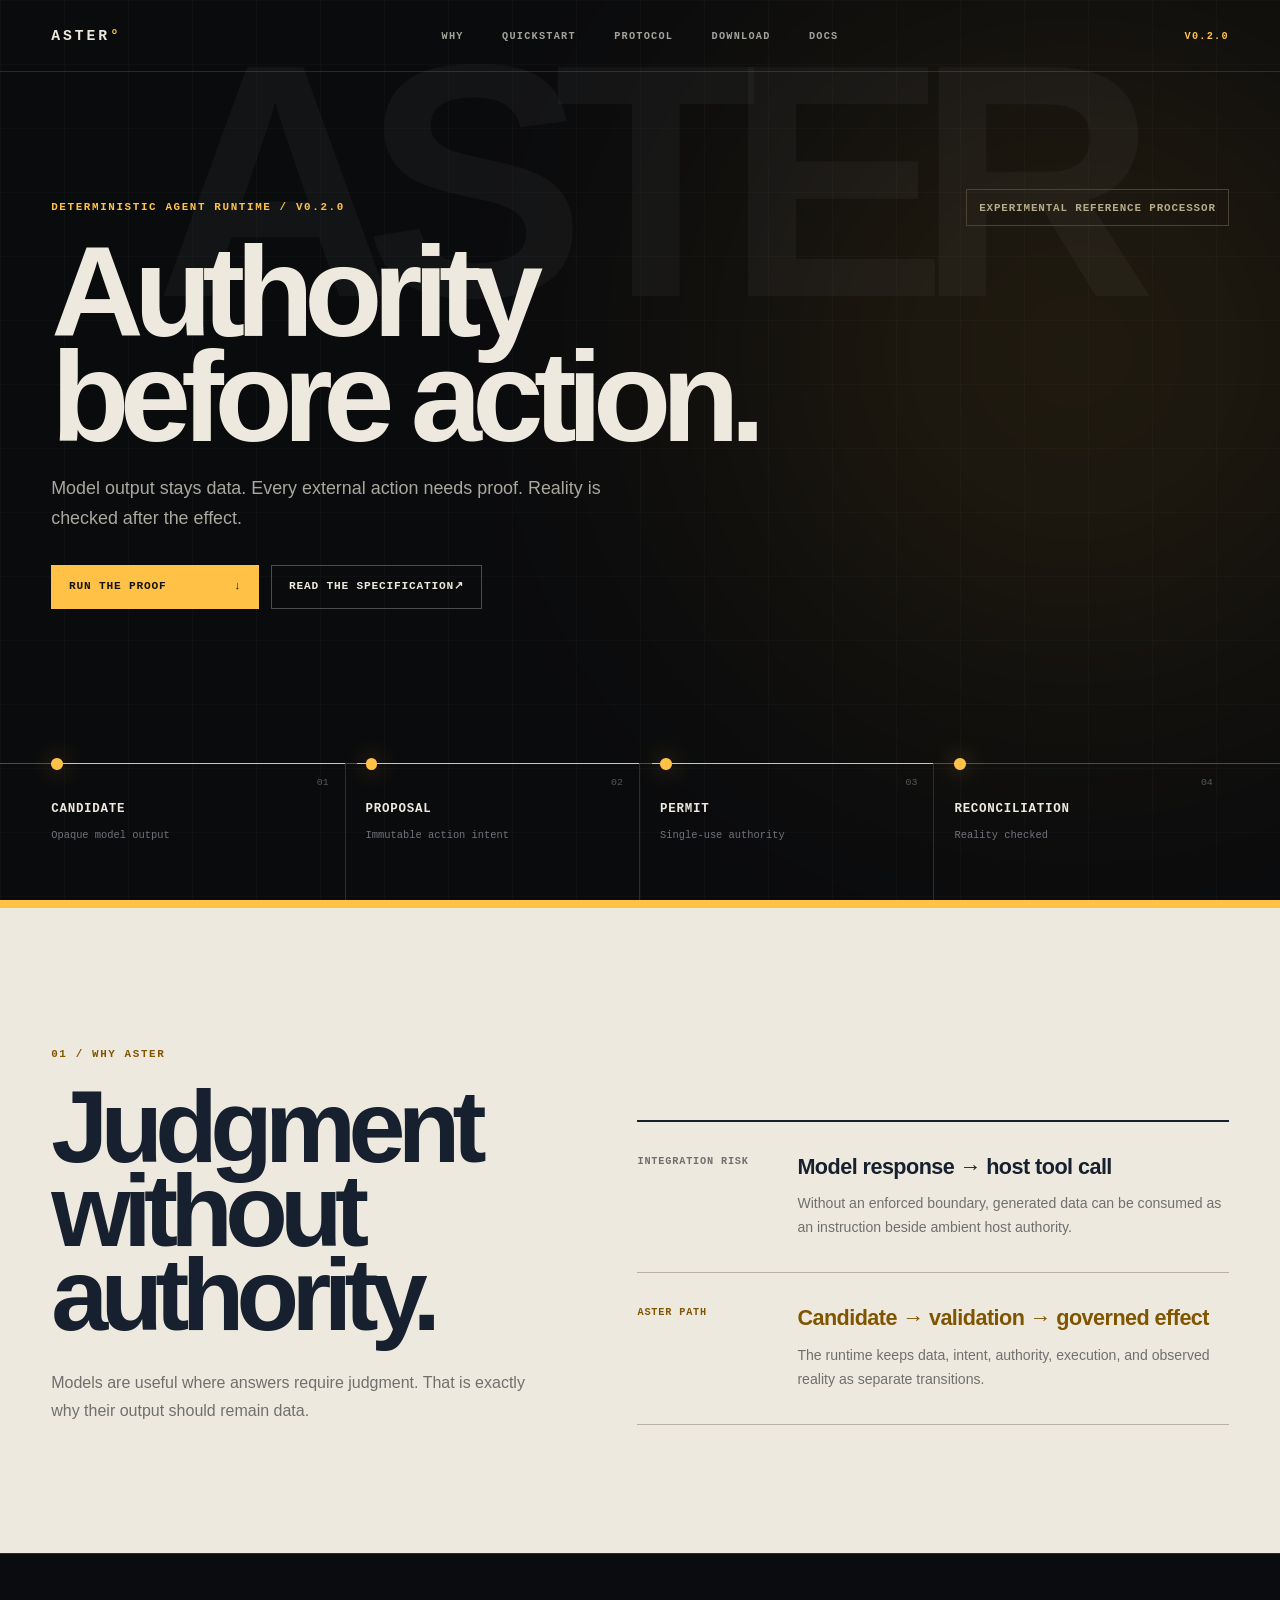
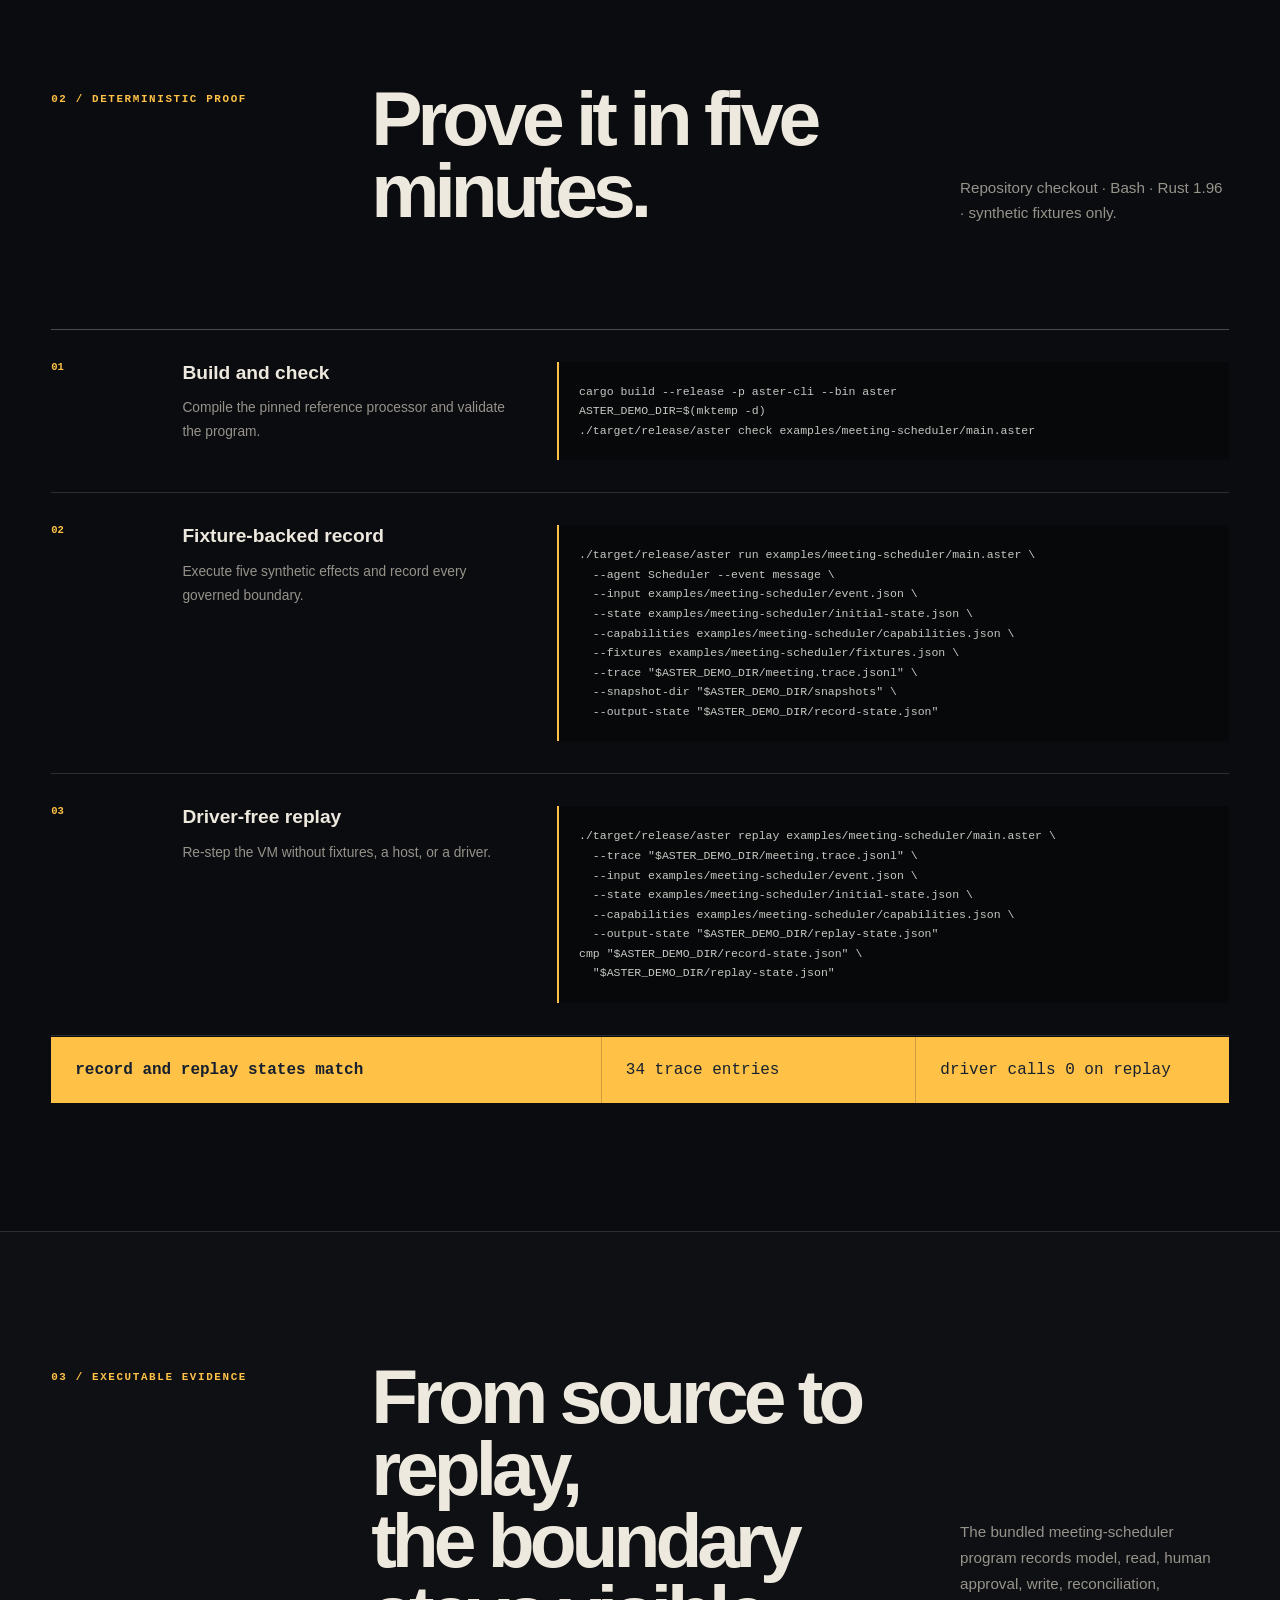
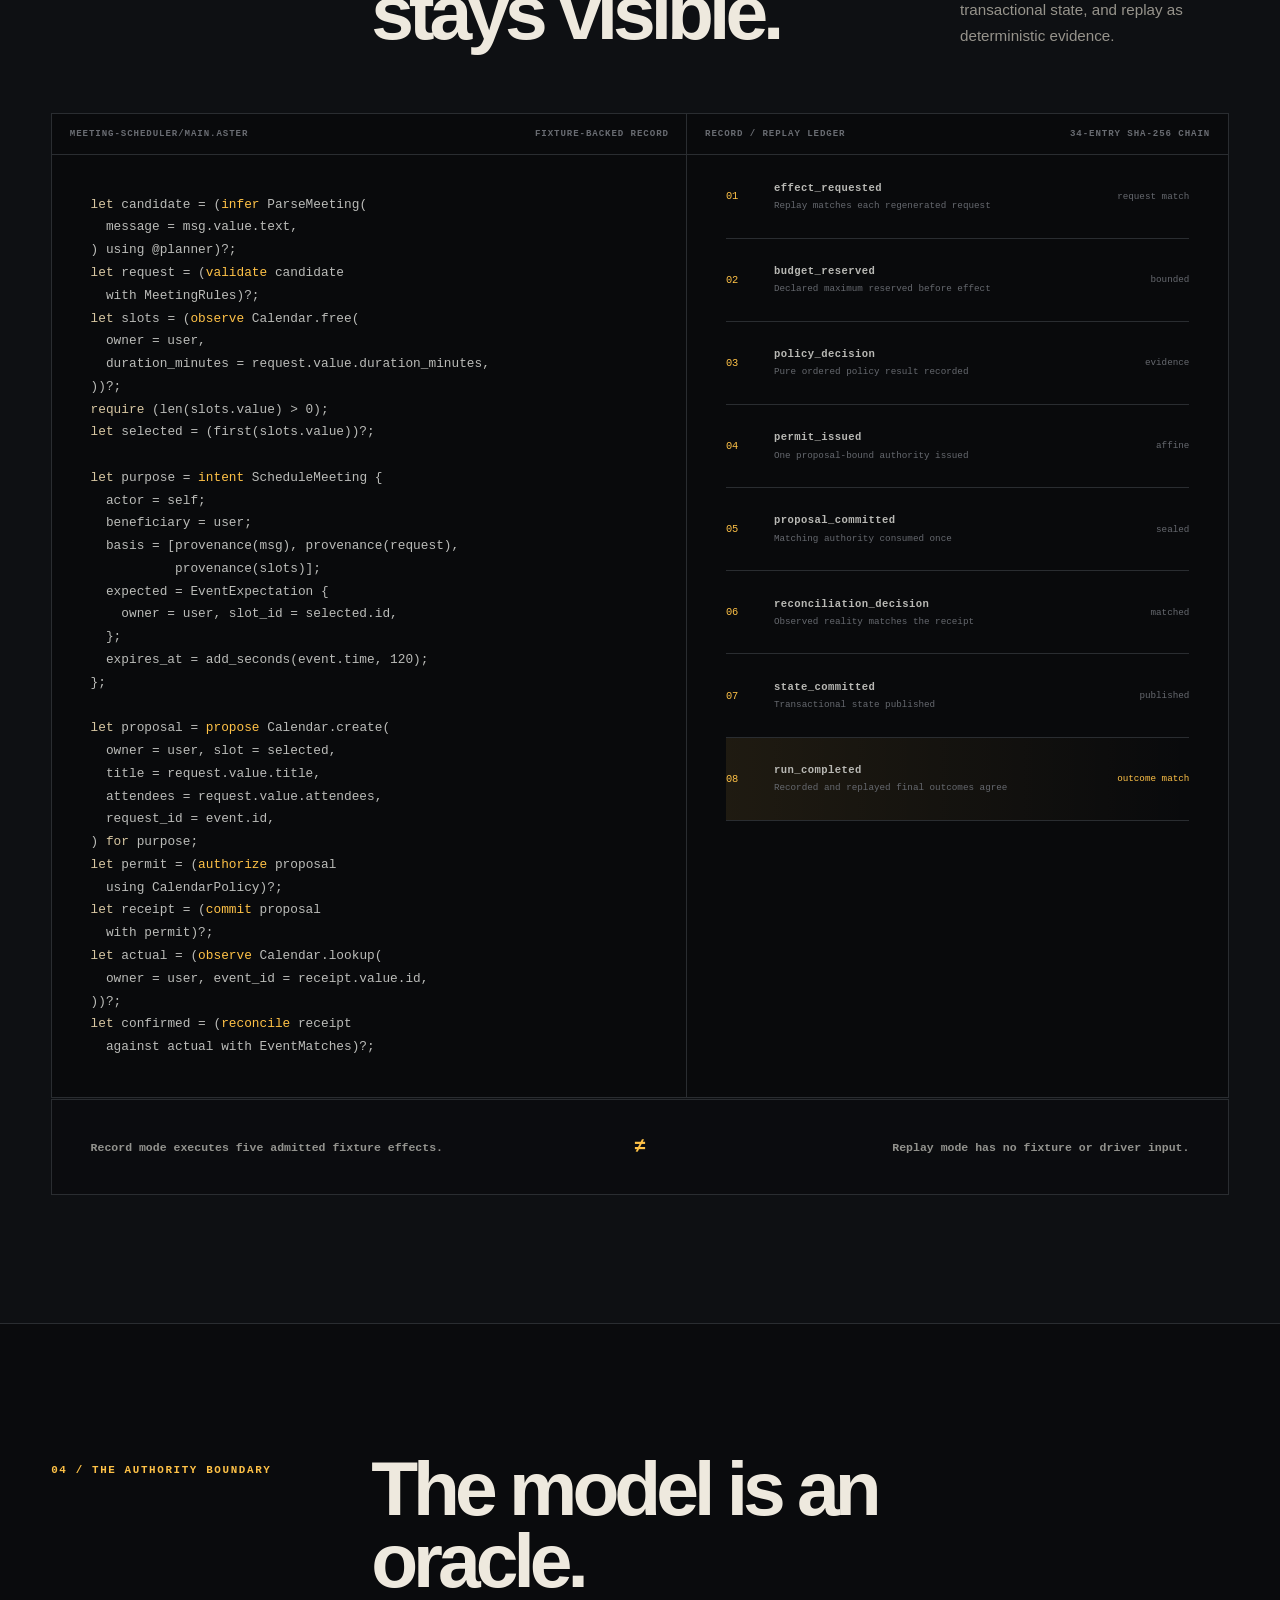
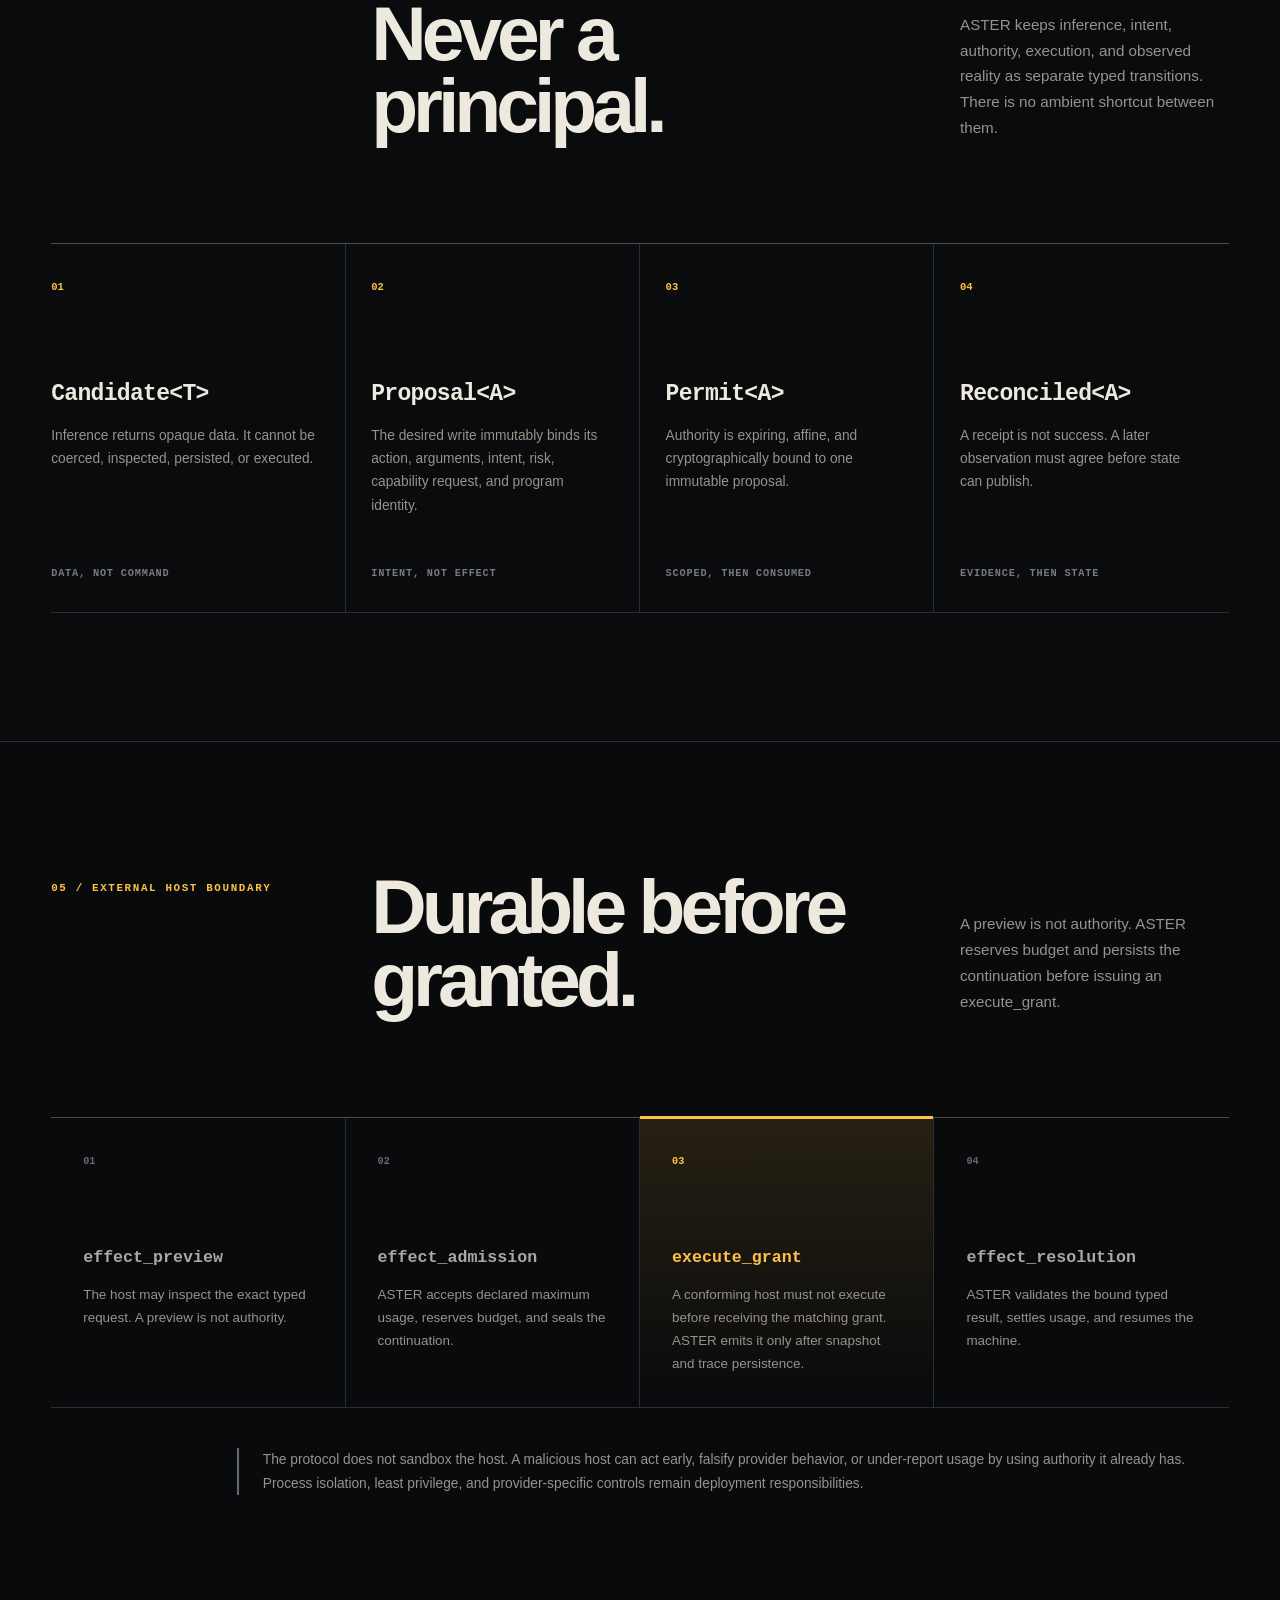
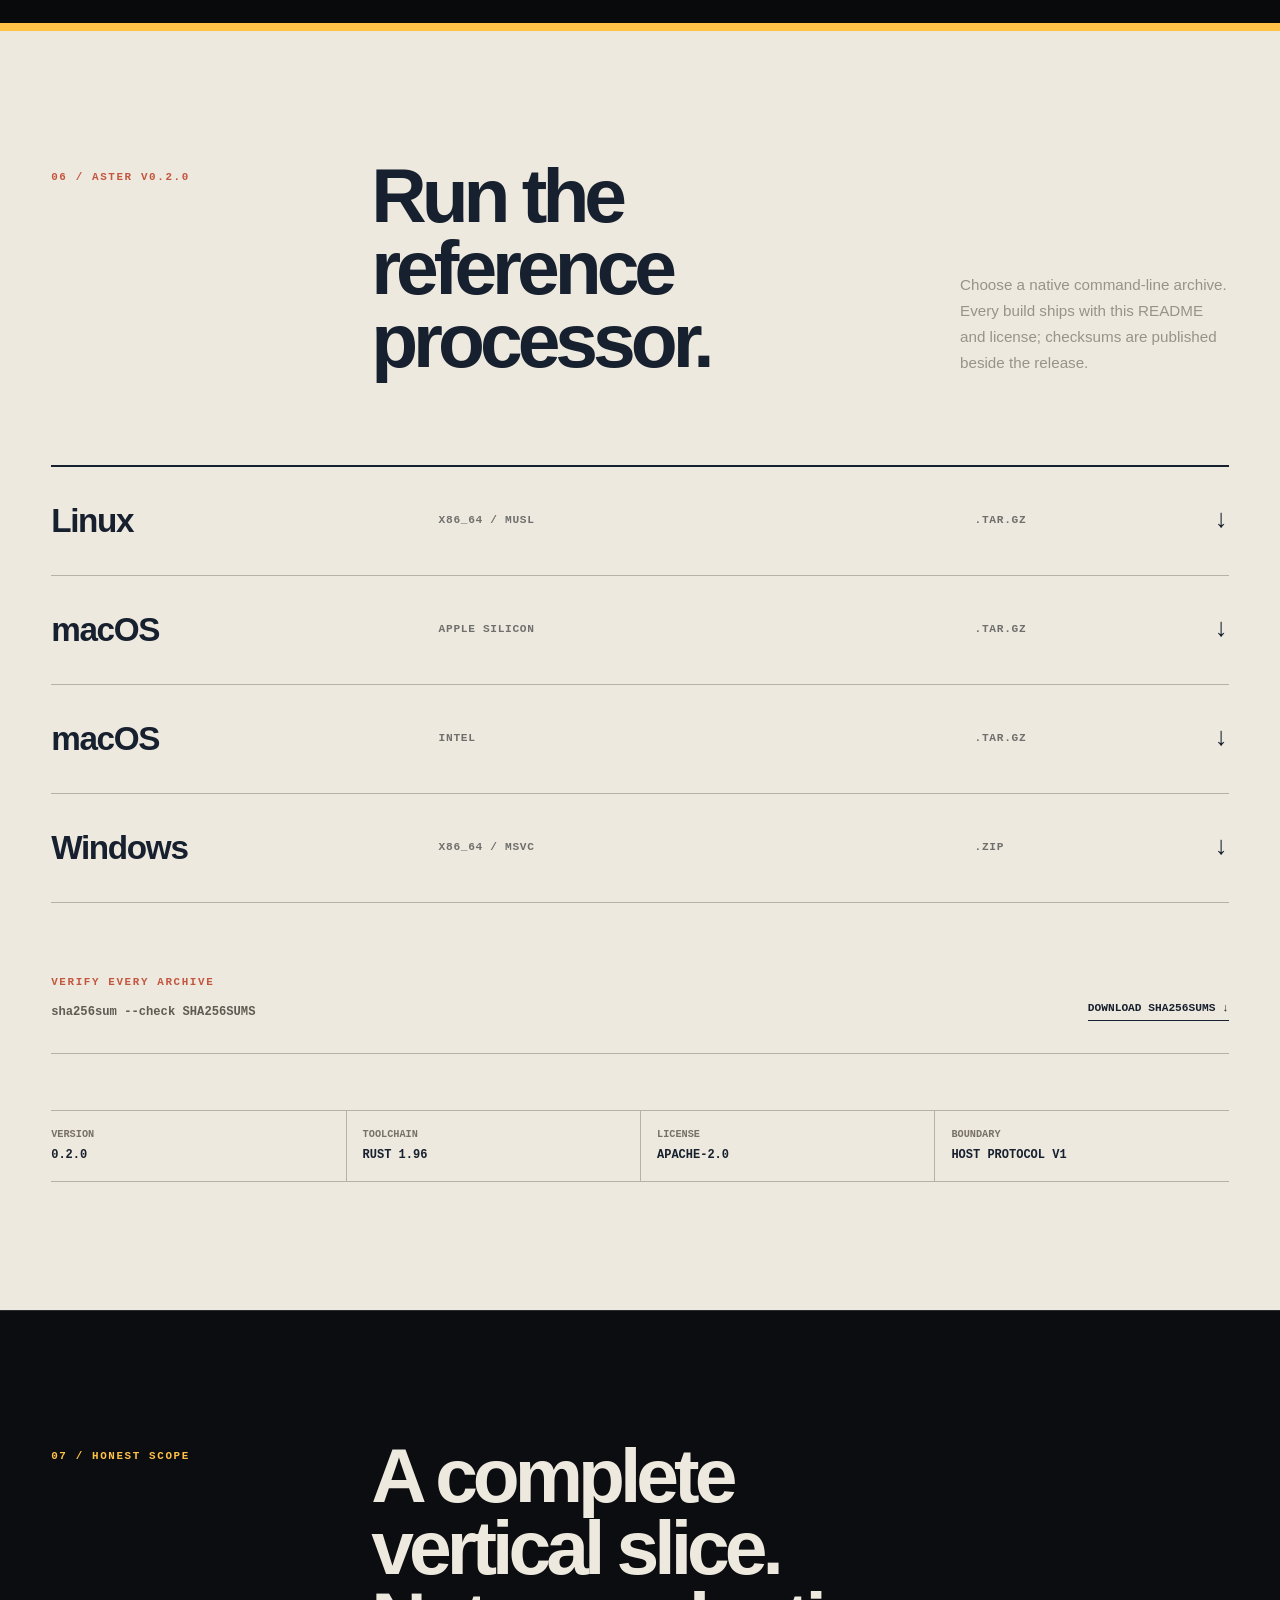
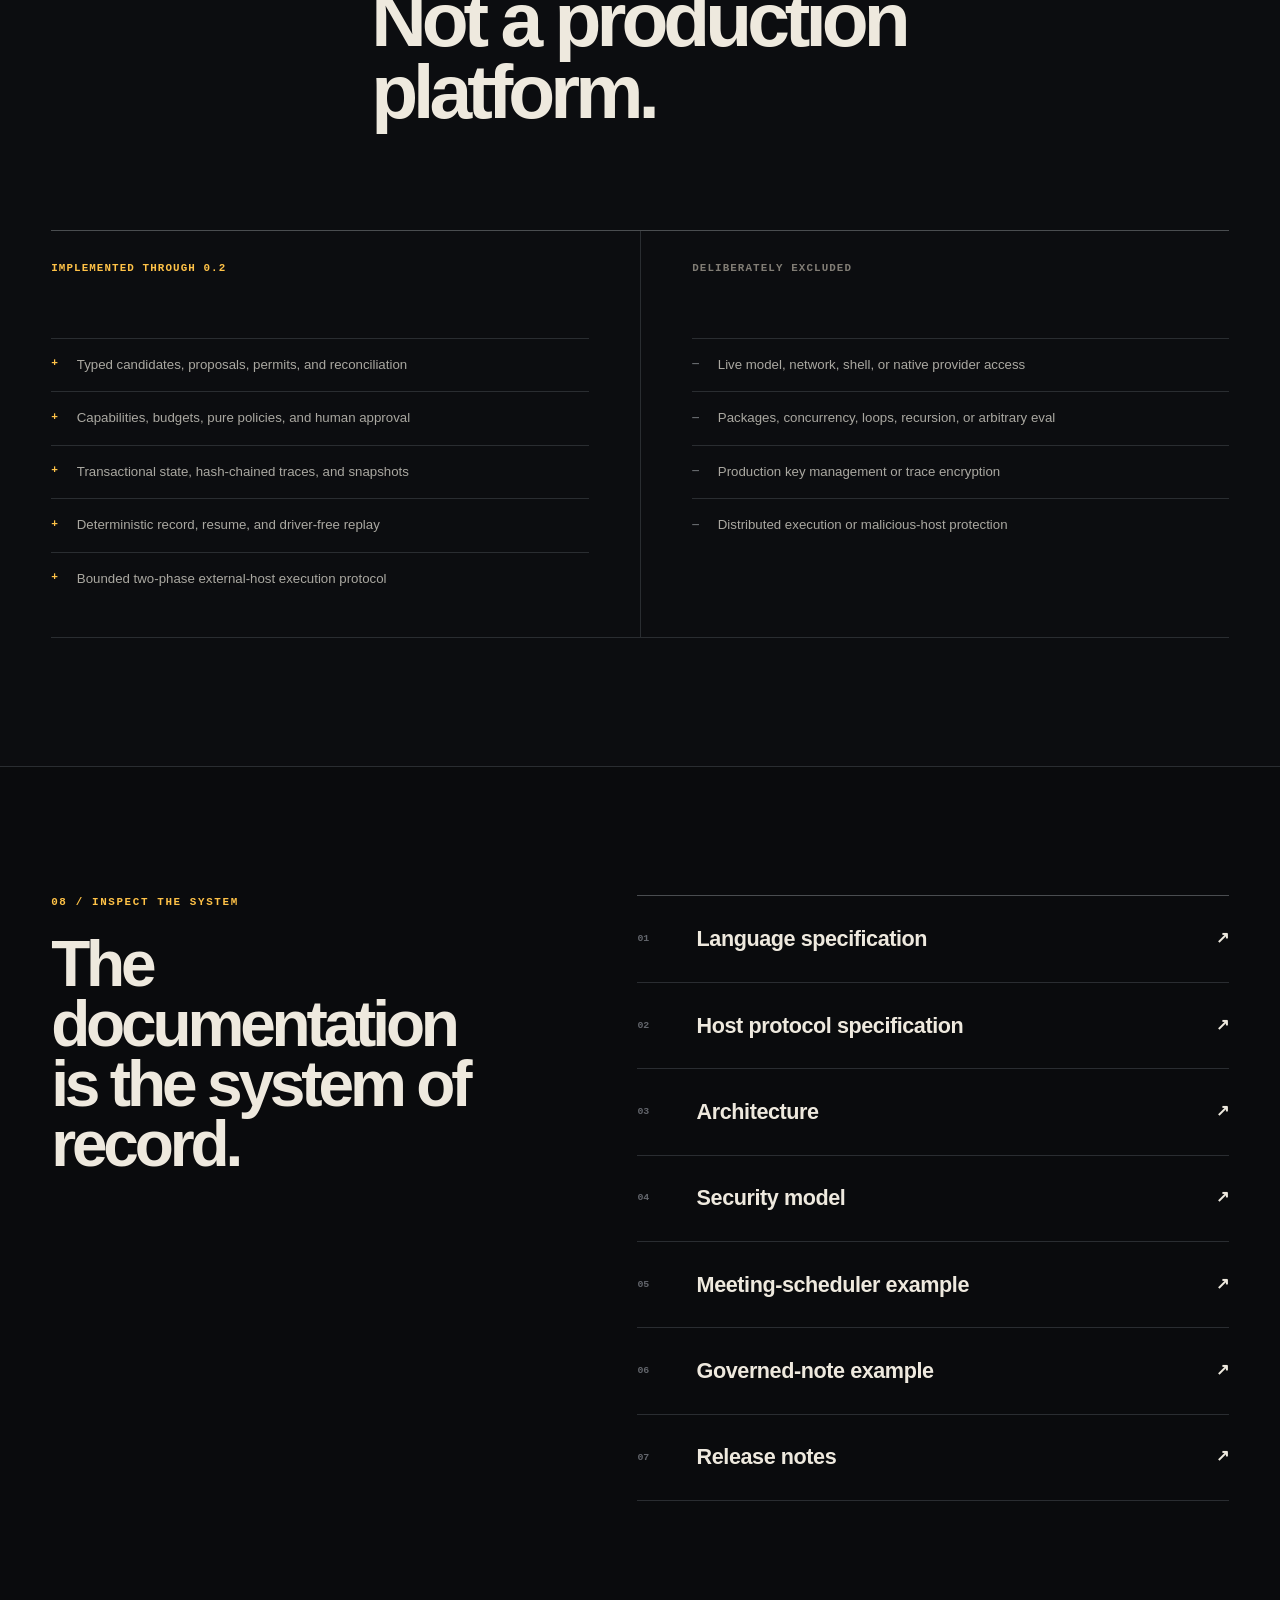
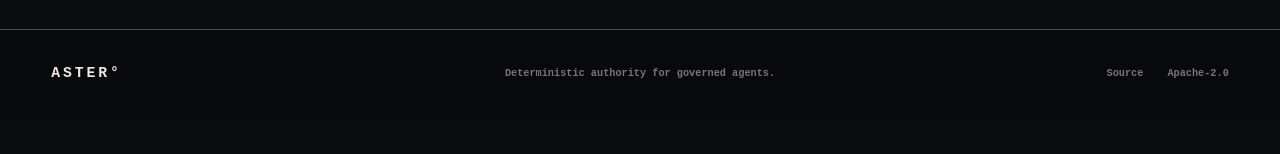
<file: site/index.html>
<!doctype html>
<html lang="en">
  <head>
    <meta charset="utf-8">
    <meta name="viewport" content="width=device-width, initial-scale=1">
    <meta
      name="description"
      content="ASTER is a deterministic, auditable language and runtime for governed AI agents."
    >
    <meta name="theme-color" content="#0a0b0d">
    <title>ASTER — Authority before action</title>
    <link rel="stylesheet" href="styles.css">
    <script src="site.js" defer></script>
  </head>
  <body>
    <a class="skip-link" href="#main-content">Skip to content</a>

    <header class="site-header" aria-label="Primary navigation">
      <a class="brand" href="#hero" aria-label="ASTER home">
        ASTER<span aria-hidden="true">°</span>
      </a>
      <nav aria-label="Main navigation">
        <a href="#why">Why</a>
        <a href="#quickstart">Quickstart</a>
        <a href="#protocol">Protocol</a>
        <a href="#download">Download</a>
        <a href="#docs">Docs</a>
      </nav>
      <span class="header-version">v0.2.0</span>
    </header>

    <main id="main-content">
      <section class="hero" id="hero" aria-labelledby="hero-title">
        <div class="hero-wordmark" aria-hidden="true">ASTER</div>
        <div class="hero-glow" aria-hidden="true"></div>
        <div class="hero-content">
          <p class="eyebrow">Deterministic agent runtime / v0.2.0</p>
          <p class="status-mark">Experimental reference processor</p>
          <h1 id="hero-title">Authority<br>before action.</h1>
          <p class="hero-lede">
            Model output stays data. Every external action needs proof. Reality
            is checked after the effect.
          </p>
          <div class="hero-actions">
            <a class="button button-primary" href="#quickstart">
              Run the proof <span aria-hidden="true">↓</span>
            </a>
            <a
              class="button button-secondary"
              href="https://github.com/kmizu/aster-lang/blob/v0.2.0/docs/spec/aster-host-protocol-0.2.md"
            >
              Read the specification <span aria-hidden="true">↗</span>
            </a>
          </div>
        </div>

        <ol class="hero-trace" aria-label="ASTER authority boundary">
          <li class="trace-stage" data-trace-stage>
            <span class="trace-index">01</span>
            <strong>Candidate</strong>
            <span>Opaque model output</span>
          </li>
          <li class="trace-stage" data-trace-stage>
            <span class="trace-index">02</span>
            <strong>Proposal</strong>
            <span>Immutable action intent</span>
          </li>
          <li class="trace-stage" data-trace-stage>
            <span class="trace-index">03</span>
            <strong>Permit</strong>
            <span>Single-use authority</span>
          </li>
          <li class="trace-stage" data-trace-stage>
            <span class="trace-index">04</span>
            <strong>Reconciliation</strong>
            <span>Reality checked</span>
          </li>
        </ol>
      </section>

      <section class="why section-light" id="why" aria-labelledby="why-title">
        <div class="why-statement reveal" data-reveal>
          <p class="section-index">01 / Why ASTER</p>
          <h2 id="why-title" aria-label="Judgment without authority.">Judgment<br>without authority.</h2>
          <p>Models are useful where answers require judgment. That is exactly why their output should remain data.</p>
        </div>
        <div class="why-comparison reveal" data-reveal>
          <div class="comparison-row comparison-risk">
            <span>Integration risk</span>
            <div>
              <strong>Model response → host tool call</strong>
              <p>Without an enforced boundary, generated data can be consumed as an instruction beside ambient host authority.</p>
            </div>
          </div>
          <div class="comparison-row comparison-aster">
            <span>ASTER path</span>
            <div>
              <strong>Candidate → validation → governed effect</strong>
              <p>The runtime keeps data, intent, authority, execution, and observed reality as separate transitions.</p>
            </div>
          </div>
        </div>
      </section>

      <section class="quickstart section-dark" id="quickstart" aria-labelledby="quickstart-title">
        <div class="section-heading reveal" data-reveal>
          <p class="section-index">02 / Deterministic proof</p>
          <h2 id="quickstart-title">Prove it in five minutes.</h2>
          <p>Repository checkout · Bash · Rust 1.96 · synthetic fixtures only.</p>
        </div>
        <ol class="quickstart-steps">
          <li class="quickstart-step reveal" data-reveal>
            <span class="step-number">01</span>
            <div>
              <strong>Build and check</strong>
              <p>Compile the pinned reference processor and validate the program.</p>
            </div>
            <pre><code>cargo build --release -p aster-cli --bin aster
ASTER_DEMO_DIR=$(mktemp -d)
./target/release/aster check examples/meeting-scheduler/main.aster</code></pre>
          </li>
          <li class="quickstart-step reveal" data-reveal>
            <span class="step-number">02</span>
            <div>
              <strong>Fixture-backed record</strong>
              <p>Execute five synthetic effects and record every governed boundary.</p>
            </div>
            <pre><code>./target/release/aster run examples/meeting-scheduler/main.aster \
  --agent Scheduler --event message \
  --input examples/meeting-scheduler/event.json \
  --state examples/meeting-scheduler/initial-state.json \
  --capabilities examples/meeting-scheduler/capabilities.json \
  --fixtures examples/meeting-scheduler/fixtures.json \
  --trace "$ASTER_DEMO_DIR/meeting.trace.jsonl" \
  --snapshot-dir "$ASTER_DEMO_DIR/snapshots" \
  --output-state "$ASTER_DEMO_DIR/record-state.json"</code></pre>
          </li>
          <li class="quickstart-step reveal" data-reveal>
            <span class="step-number">03</span>
            <div>
              <strong>Driver-free replay</strong>
              <p>Re-step the VM without fixtures, a host, or a driver.</p>
            </div>
            <pre><code>./target/release/aster replay examples/meeting-scheduler/main.aster \
  --trace "$ASTER_DEMO_DIR/meeting.trace.jsonl" \
  --input examples/meeting-scheduler/event.json \
  --state examples/meeting-scheduler/initial-state.json \
  --capabilities examples/meeting-scheduler/capabilities.json \
  --output-state "$ASTER_DEMO_DIR/replay-state.json"
cmp "$ASTER_DEMO_DIR/record-state.json" \
  "$ASTER_DEMO_DIR/replay-state.json"</code></pre>
          </li>
        </ol>
        <div class="proof-result reveal" data-reveal>
          <strong>record and replay states match</strong>
          <span>34 trace entries</span>
          <code>driver calls 0 on replay</code>
        </div>
      </section>

      <section class="evidence section-dark" id="evidence" aria-labelledby="evidence-title">
        <div class="section-heading evidence-heading reveal" data-reveal>
          <p class="section-index">03 / Executable evidence</p>
          <h2 id="evidence-title">From source to replay,<br>the boundary stays visible.</h2>
          <p>
            The bundled meeting-scheduler program records model, read, human
            approval, write, reconciliation, transactional state, and replay
            as deterministic evidence.
          </p>
        </div>

        <div class="evidence-grid">
          <div class="source-panel reveal" data-reveal aria-label="ASTER meeting scheduler source">
            <div class="panel-label">
              <span>meeting-scheduler/main.aster</span>
              <span>fixture-backed record</span>
            </div>
            <pre><code><span class="code-keyword">let</span> candidate = (<span class="code-effect">infer</span> ParseMeeting(
  message = msg.value.text,
) using @planner)?;
<span class="code-keyword">let</span> request = (<span class="code-effect">validate</span> candidate
  with MeetingRules)?;
<span class="code-keyword">let</span> slots = (<span class="code-effect">observe</span> Calendar.free(
  owner = user,
  duration_minutes = request.value.duration_minutes,
))?;
<span class="code-keyword">require</span> (len(slots.value) &gt; 0);
<span class="code-keyword">let</span> selected = (first(slots.value))?;

<span class="code-keyword">let</span> purpose = <span class="code-effect">intent</span> ScheduleMeeting {
  actor = self;
  beneficiary = user;
  basis = [provenance(msg), provenance(request),
           provenance(slots)];
  expected = EventExpectation {
    owner = user, slot_id = selected.id,
  };
  expires_at = add_seconds(event.time, 120);
};

<span class="code-keyword">let</span> proposal = <span class="code-effect">propose</span> Calendar.create(
  owner = user, slot = selected,
  title = request.value.title,
  attendees = request.value.attendees,
  request_id = event.id,
) <span class="code-keyword">for</span> purpose;
<span class="code-keyword">let</span> permit = (<span class="code-effect">authorize</span> proposal
  using CalendarPolicy)?;
<span class="code-keyword">let</span> receipt = (<span class="code-effect">commit</span> proposal
  with permit)?;
<span class="code-keyword">let</span> actual = (<span class="code-effect">observe</span> Calendar.lookup(
  owner = user, event_id = receipt.value.id,
))?;
<span class="code-keyword">let</span> confirmed = (<span class="code-effect">reconcile</span> receipt
  against actual with EventMatches)?;</code></pre>
          </div>

          <div class="ledger reveal" data-reveal aria-label="Recorded ASTER trace">
            <div class="panel-label">
              <span>record / replay ledger</span>
              <span>34-entry sha-256 chain</span>
            </div>
            <ol>
              <li>
                <span>01</span>
                <div><strong>effect_requested</strong><small>Replay matches each regenerated request</small></div>
                <code>request match</code>
              </li>
              <li>
                <span>02</span>
                <div><strong>budget_reserved</strong><small>Declared maximum reserved before effect</small></div>
                <code>bounded</code>
              </li>
              <li>
                <span>03</span>
                <div><strong>policy_decision</strong><small>Pure ordered policy result recorded</small></div>
                <code>evidence</code>
              </li>
              <li>
                <span>04</span>
                <div><strong>permit_issued</strong><small>One proposal-bound authority issued</small></div>
                <code>affine</code>
              </li>
              <li>
                <span>05</span>
                <div><strong>proposal_committed</strong><small>Matching authority consumed once</small></div>
                <code>sealed</code>
              </li>
              <li>
                <span>06</span>
                <div><strong>reconciliation_decision</strong><small>Observed reality matches the receipt</small></div>
                <code>matched</code>
              </li>
              <li>
                <span>07</span>
                <div><strong>state_committed</strong><small>Transactional state published</small></div>
                <code>published</code>
              </li>
              <li class="ledger-result">
                <span>08</span>
                <div><strong>run_completed</strong><small>Recorded and replayed final outcomes agree</small></div>
                <code>outcome match</code>
              </li>
            </ol>
          </div>
        </div>

        <div class="evidence-rule reveal" data-reveal>
          <p>Record mode executes five admitted fixture effects.</p>
          <span aria-hidden="true">≠</span>
          <p>Replay mode has no fixture or driver input.</p>
        </div>
      </section>

      <section class="boundary section-dark" id="boundary" aria-labelledby="boundary-title">
        <div class="section-heading reveal" data-reveal>
          <p class="section-index">04 / The authority boundary</p>
          <h2 id="boundary-title">The model is an oracle.<br>Never a principal.</h2>
          <p>
            ASTER keeps inference, intent, authority, execution, and observed
            reality as separate typed transitions. There is no ambient shortcut
            between them.
          </p>
        </div>

        <div class="boundary-flow" aria-label="Four governed value transitions">
          <article class="boundary-step reveal" data-reveal>
            <span class="boundary-number">01</span>
            <h3>Candidate&lt;T&gt;</h3>
            <p>Inference returns opaque data. It cannot be coerced, inspected, persisted, or executed.</p>
            <strong>Data, not command</strong>
          </article>
          <article class="boundary-step reveal" data-reveal>
            <span class="boundary-number">02</span>
            <h3>Proposal&lt;A&gt;</h3>
            <p>The desired write immutably binds its action, arguments, intent, risk, capability request, and program identity.</p>
            <strong>Intent, not effect</strong>
          </article>
          <article class="boundary-step reveal" data-reveal>
            <span class="boundary-number">03</span>
            <h3>Permit&lt;A&gt;</h3>
            <p>Authority is expiring, affine, and cryptographically bound to one immutable proposal.</p>
            <strong>Scoped, then consumed</strong>
          </article>
          <article class="boundary-step reveal" data-reveal>
            <span class="boundary-number">04</span>
            <h3>Reconciled&lt;A&gt;</h3>
            <p>A receipt is not success. A later observation must agree before state can publish.</p>
            <strong>Evidence, then state</strong>
          </article>
        </div>
      </section>

      <section class="protocol section-dark" id="protocol" aria-labelledby="protocol-title">
        <div class="section-heading reveal" data-reveal>
          <p class="section-index">05 / External host boundary</p>
          <h2 id="protocol-title">Durable before granted.</h2>
          <p>A preview is not authority. ASTER reserves budget and persists the continuation before issuing an execute_grant.</p>
        </div>
        <ol class="protocol-flow" aria-label="ASTER host protocol sequence">
          <li class="protocol-step reveal" data-reveal>
            <span>01</span>
            <strong>effect_preview</strong>
            <p>The host may inspect the exact typed request. A preview is not authority.</p>
          </li>
          <li class="protocol-step reveal" data-reveal>
            <span>02</span>
            <strong>effect_admission</strong>
            <p>ASTER accepts declared maximum usage, reserves budget, and seals the continuation.</p>
          </li>
          <li class="protocol-step reveal" data-reveal>
            <span>03</span>
            <strong>execute_grant</strong>
            <p>A conforming host must not execute before receiving the matching grant. ASTER emits it only after snapshot and trace persistence.</p>
          </li>
          <li class="protocol-step reveal" data-reveal>
            <span>04</span>
            <strong>effect_resolution</strong>
            <p>ASTER validates the bound typed result, settles usage, and resumes the machine.</p>
          </li>
        </ol>
        <p class="host-warning reveal" data-reveal>
          The protocol does not sandbox the host. A malicious host can act early, falsify provider behavior, or under-report usage by using authority it already has. Process isolation, least privilege, and provider-specific controls remain deployment responsibilities.
        </p>
      </section>

      <section class="download section-light" id="download" aria-labelledby="download-title">
        <div class="download-intro reveal" data-reveal>
          <p class="section-index">06 / ASTER v0.2.0</p>
          <h2 id="download-title">Run the reference processor.</h2>
          <p>
            Choose a native command-line archive. Every build ships with this
            README and license; checksums are published beside the release.
          </p>
        </div>

        <div class="download-list" aria-label="ASTER v0.2.0 downloads">
          <a
            class="download-row reveal"
            data-reveal
            href="https://github.com/kmizu/aster-lang/releases/download/v0.2.0/aster-v0.2.0-x86_64-unknown-linux-musl.tar.gz"
          >
            <span class="download-platform">Linux</span>
            <span class="download-target">x86_64 / musl</span>
            <span class="download-format">.tar.gz</span>
            <span class="download-arrow" aria-hidden="true">↓</span>
          </a>
          <a
            class="download-row reveal"
            data-reveal
            href="https://github.com/kmizu/aster-lang/releases/download/v0.2.0/aster-v0.2.0-aarch64-apple-darwin.tar.gz"
          >
            <span class="download-platform">macOS</span>
            <span class="download-target">Apple Silicon</span>
            <span class="download-format">.tar.gz</span>
            <span class="download-arrow" aria-hidden="true">↓</span>
          </a>
          <a
            class="download-row reveal"
            data-reveal
            href="https://github.com/kmizu/aster-lang/releases/download/v0.2.0/aster-v0.2.0-x86_64-apple-darwin.tar.gz"
          >
            <span class="download-platform">macOS</span>
            <span class="download-target">Intel</span>
            <span class="download-format">.tar.gz</span>
            <span class="download-arrow" aria-hidden="true">↓</span>
          </a>
          <a
            class="download-row reveal"
            data-reveal
            href="https://github.com/kmizu/aster-lang/releases/download/v0.2.0/aster-v0.2.0-x86_64-pc-windows-msvc.zip"
          >
            <span class="download-platform">Windows</span>
            <span class="download-target">x86_64 / MSVC</span>
            <span class="download-format">.zip</span>
            <span class="download-arrow" aria-hidden="true">↓</span>
          </a>
        </div>

        <div class="verify-block reveal" data-reveal>
          <div>
            <p class="verify-label">Verify every archive</p>
            <code>sha256sum --check SHA256SUMS</code>
          </div>
          <a
            class="checksum-link"
            href="https://github.com/kmizu/aster-lang/releases/download/v0.2.0/SHA256SUMS"
          >
            Download SHA256SUMS <span aria-hidden="true">↓</span>
          </a>
        </div>

        <div class="release-meta reveal" data-reveal>
          <span>Version <strong>0.2.0</strong></span>
          <span>Toolchain <strong>Rust 1.96</strong></span>
          <span>License <strong>Apache-2.0</strong></span>
          <span>Boundary <strong>Host protocol v1</strong></span>
        </div>
      </section>

      <section class="scope section-dark" aria-labelledby="scope-title">
        <div class="section-heading reveal" data-reveal>
          <p class="section-index">07 / Honest scope</p>
          <h2 id="scope-title">A complete vertical slice.<br>Not a production platform.</h2>
        </div>
        <div class="scope-columns">
          <div class="scope-column reveal" data-reveal>
            <h3>Implemented through 0.2</h3>
            <ul>
              <li>Typed candidates, proposals, permits, and reconciliation</li>
              <li>Capabilities, budgets, pure policies, and human approval</li>
              <li>Transactional state, hash-chained traces, and snapshots</li>
              <li>Deterministic record, resume, and driver-free replay</li>
              <li>Bounded two-phase external-host execution protocol</li>
            </ul>
          </div>
          <div class="scope-column scope-excluded reveal" data-reveal>
            <h3>Deliberately excluded</h3>
            <ul>
              <li>Live model, network, shell, or native provider access</li>
              <li>Packages, concurrency, loops, recursion, or arbitrary eval</li>
              <li>Production key management or trace encryption</li>
              <li>Distributed execution or malicious-host protection</li>
            </ul>
          </div>
        </div>
      </section>

      <section class="docs section-dark" id="docs" aria-labelledby="docs-title">
        <div class="docs-heading reveal" data-reveal>
          <p class="section-index">08 / Inspect the system</p>
          <h2 id="docs-title">The documentation<br>is the system of record.</h2>
        </div>
        <div class="docs-links">
          <a class="docs-link reveal" data-reveal href="https://github.com/kmizu/aster-lang/blob/v0.2.0/docs/spec/aster-0.1.md">
            <span>01</span><strong>Language specification</strong><i aria-hidden="true">↗</i>
          </a>
          <a class="docs-link reveal" data-reveal href="https://github.com/kmizu/aster-lang/blob/v0.2.0/docs/spec/aster-host-protocol-0.2.md">
            <span>02</span><strong>Host protocol specification</strong><i aria-hidden="true">↗</i>
          </a>
          <a class="docs-link reveal" data-reveal href="https://github.com/kmizu/aster-lang/blob/v0.2.0/ARCHITECTURE.md">
            <span>03</span><strong>Architecture</strong><i aria-hidden="true">↗</i>
          </a>
          <a class="docs-link reveal" data-reveal href="https://github.com/kmizu/aster-lang/blob/v0.2.0/docs/design-docs/security-model.md">
            <span>04</span><strong>Security model</strong><i aria-hidden="true">↗</i>
          </a>
          <a class="docs-link reveal" data-reveal href="https://github.com/kmizu/aster-lang/blob/v0.2.0/examples/meeting-scheduler/main.aster">
            <span>05</span><strong>Meeting-scheduler example</strong><i aria-hidden="true">↗</i>
          </a>
          <a class="docs-link reveal" data-reveal href="https://github.com/kmizu/aster-lang/blob/v0.2.0/examples/governed-note/README.md">
            <span>06</span><strong>Governed-note example</strong><i aria-hidden="true">↗</i>
          </a>
          <a class="docs-link reveal" data-reveal href="https://github.com/kmizu/aster-lang/releases/tag/v0.2.0">
            <span>07</span><strong>Release notes</strong><i aria-hidden="true">↗</i>
          </a>
        </div>
      </section>
    </main>

    <footer class="site-footer">
      <a class="footer-brand" href="#hero">ASTER°</a>
      <p>Deterministic authority for governed agents.</p>
      <div>
        <a href="https://github.com/kmizu/aster-lang">Source</a>
        <a href="https://github.com/kmizu/aster-lang/blob/v0.2.0/LICENSE">Apache-2.0</a>
      </div>
    </footer>
  </body>
</html>
</file>
<file: site/styles.css>
:root {
  color-scheme: dark;
  --ink: #0a0b0d;
  --ink-raised: #0e1013;
  --ink-soft: #17191d;
  --paper: #eee9de;
  --paper-bright: #f6f1e7;
  --paper-ink: #17202e;
  --muted: #96938b;
  --muted-dark: #6f706d;
  --line: #2a2d31;
  --line-strong: #4a4d50;
  --amber: #ffc247;
  --amber-soft: #d79a24;
  --amber-on-paper: #805500;
  --red: #c3563f;
  --sans: Inter, "Helvetica Neue", Helvetica, Arial, sans-serif;
  --mono: "SFMono-Regular", Consolas, "Liberation Mono", Menlo, monospace;
  --page-pad: clamp(1.25rem, 4vw, 4.5rem);
  --header-height: 4.5rem;
}

*,
*::before,
*::after {
  box-sizing: border-box;
}

html {
  scroll-behavior: smooth;
  background: var(--ink);
}

body {
  margin: 0;
  overflow-x: hidden;
  color: var(--paper);
  background: var(--ink);
  font-family: var(--sans);
  -webkit-font-smoothing: antialiased;
  text-rendering: optimizeLegibility;
}

a {
  color: inherit;
}

button,
a {
  -webkit-tap-highlight-color: transparent;
}

a:focus-visible {
  outline: 3px solid var(--amber);
  outline-offset: 5px;
}

::selection {
  color: var(--ink);
  background: var(--amber);
}

.skip-link {
  position: fixed;
  z-index: 100;
  top: 1rem;
  left: 1rem;
  padding: .75rem 1rem;
  color: var(--ink);
  background: var(--amber);
  font: 800 .75rem/1 var(--mono);
  text-decoration: none;
  transform: translateY(-200%);
  transition: transform 160ms ease;
}

.skip-link:focus {
  transform: translateY(0);
}

.site-header {
  position: absolute;
  z-index: 20;
  top: 0;
  left: 0;
  display: grid;
  grid-template-columns: 1fr auto 1fr;
  align-items: center;
  width: 100%;
  height: var(--header-height);
  padding: 0 var(--page-pad);
  border-bottom: 1px solid rgba(255, 255, 255, .12);
  font-family: var(--mono);
  text-transform: uppercase;
}

.brand,
.footer-brand {
  width: fit-content;
  font-size: .92rem;
  font-weight: 800;
  letter-spacing: .2em;
  text-decoration: none;
}

.brand span {
  color: var(--amber);
}

.site-header nav {
  display: flex;
  gap: clamp(1rem, 3vw, 2.5rem);
}

.site-header nav a,
.header-version {
  color: #a4a29d;
  font-size: .64rem;
  font-weight: 700;
  letter-spacing: .12em;
  text-decoration: none;
  transition: color 160ms ease;
}

.site-header nav a:hover {
  color: var(--paper);
}

.header-version {
  justify-self: end;
  color: var(--amber);
}

.hero {
  position: relative;
  display: grid;
  min-height: 100svh;
  padding: calc(var(--header-height) + clamp(3.5rem, 10vh, 7rem)) var(--page-pad) 0;
  overflow: hidden;
  isolation: isolate;
  background:
    linear-gradient(rgba(255,255,255,.018) 1px, transparent 1px),
    linear-gradient(90deg, rgba(255,255,255,.018) 1px, transparent 1px),
    var(--ink);
  background-size: 64px 64px;
}

.hero-wordmark {
  position: absolute;
  z-index: -1;
  top: calc(var(--header-height) - 1.5rem);
  left: 50%;
  color: rgba(255, 255, 255, .035);
  font-size: clamp(8rem, 26vw, 26rem);
  font-weight: 900;
  letter-spacing: -.095em;
  line-height: .8;
  white-space: nowrap;
  transform: translateX(-50%);
  user-select: none;
}

.hero-glow {
  position: absolute;
  z-index: -2;
  top: 2%;
  right: -10%;
  width: min(52vw, 48rem);
  aspect-ratio: 1;
  border-radius: 50%;
  background: var(--amber-soft);
  filter: blur(150px);
  opacity: .12;
}

.hero-content {
  position: relative;
  z-index: 2;
  align-self: center;
  width: min(100%, 76rem);
  padding-bottom: clamp(3rem, 8vh, 6rem);
}

.eyebrow,
.section-index,
.status-mark,
.panel-label,
.verify-label {
  font-family: var(--mono);
  font-size: .68rem;
  font-weight: 800;
  letter-spacing: .15em;
  line-height: 1.3;
  text-transform: uppercase;
}

.eyebrow,
.section-index {
  color: var(--amber);
}

.status-mark {
  position: absolute;
  top: 0;
  right: 0;
  margin: 0;
  padding: .65rem .75rem;
  border: 1px solid #4a4435;
  color: #b6aa8a;
  letter-spacing: .08em;
}

.hero h1 {
  max-width: 12ch;
  margin: clamp(1.2rem, 2vw, 2rem) 0 1.5rem;
  font-size: clamp(4rem, 10vw, 9.5rem);
  font-weight: 760;
  letter-spacing: -.075em;
  line-height: .82;
}

.hero-lede {
  max-width: 38rem;
  margin: 0;
  color: #aaa79f;
  font-size: clamp(1rem, 1.4vw, 1.25rem);
  line-height: 1.65;
}

.hero-actions {
  display: flex;
  flex-wrap: wrap;
  gap: .75rem;
  margin-top: 2rem;
}

.button {
  display: inline-flex;
  align-items: center;
  justify-content: space-between;
  min-width: 13rem;
  padding: .95rem 1.05rem;
  border: 1px solid var(--line-strong);
  font: 800 .7rem/1 var(--mono);
  letter-spacing: .07em;
  text-decoration: none;
  text-transform: uppercase;
  transition: color 180ms ease, background 180ms ease, border-color 180ms ease, transform 180ms ease;
}

.button:hover {
  transform: translateY(-2px);
}

.button-primary {
  border-color: var(--amber);
  color: #16130c;
  background: var(--amber);
}

.button-primary:hover {
  background: #ffd171;
}

.button-secondary:hover {
  border-color: #8f8f8d;
  background: rgba(255, 255, 255, .04);
}

.hero-trace {
  position: relative;
  z-index: 2;
  align-self: end;
  display: grid;
  grid-template-columns: repeat(4, 1fr);
  margin: 0 calc(var(--page-pad) * -1);
  padding: 0 var(--page-pad);
  border-top: 1px solid var(--line-strong);
  list-style: none;
}

.trace-stage {
  position: relative;
  min-height: 8.5rem;
  padding: 2.4rem 1.25rem 1.3rem 0;
  border-right: 1px solid var(--line);
  font-family: var(--mono);
}

.trace-stage:last-child {
  border-right: 0;
  padding-left: 1.25rem;
}

.trace-stage:not(:first-child) {
  padding-left: 1.25rem;
}

.trace-stage::before {
  position: absolute;
  top: -.37rem;
  left: 0;
  width: .72rem;
  height: .72rem;
  border: 2px solid var(--amber);
  border-radius: 50%;
  background: var(--ink);
  content: "";
  transition: background 260ms ease, box-shadow 260ms ease;
}

.trace-stage:not(:first-child)::before {
  left: 1.25rem;
}

.trace-stage::after {
  position: absolute;
  top: -.05rem;
  left: .72rem;
  width: calc(100% - .72rem);
  height: 1px;
  background: var(--amber);
  content: "";
  transform: scaleX(0);
  transform-origin: left;
  transition: transform 500ms ease;
}

.trace-stage.is-active::before {
  background: var(--amber);
  box-shadow: 0 0 1.5rem rgba(255, 194, 71, .45);
}

.trace-stage.is-active::after {
  transform: scaleX(1);
}

.trace-stage:last-child::after {
  display: none;
}

.trace-index {
  position: absolute;
  top: .8rem;
  right: 1rem;
  color: #55585d;
  font-size: .62rem;
}

.trace-stage strong {
  display: block;
  margin-bottom: .55rem;
  color: var(--paper);
  font-size: .78rem;
  letter-spacing: .06em;
  text-transform: uppercase;
}

.trace-stage > span:last-child {
  color: #70737a;
  font-size: .65rem;
  line-height: 1.4;
}

.section-dark,
.section-light {
  padding: clamp(5rem, 10vw, 10rem) var(--page-pad);
}

.section-dark {
  background: var(--ink);
}

.section-light {
  color: var(--paper-ink);
  background: var(--paper);
}

.section-heading {
  display: grid;
  grid-template-columns: minmax(12rem, .75fr) minmax(20rem, 1.5fr) minmax(16rem, .75fr);
  gap: clamp(1.5rem, 4vw, 5rem);
  align-items: end;
  margin-bottom: clamp(4rem, 8vw, 7rem);
}

.section-heading .section-index {
  align-self: start;
  margin: .65rem 0 0;
}

.section-heading h2,
.download-intro h2,
.docs-heading h2 {
  margin: 0;
  font-size: clamp(2.7rem, 6vw, 6.5rem);
  font-weight: 700;
  letter-spacing: -.065em;
  line-height: .94;
}

.section-heading > p:last-child,
.download-intro > p:last-child {
  margin: 0;
  color: var(--muted);
  font-size: .95rem;
  line-height: 1.7;
}

.why {
  display: grid;
  grid-template-columns: minmax(0, .9fr) minmax(24rem, 1.1fr);
  gap: clamp(3rem, 8vw, 9rem);
  border-top: .5rem solid var(--amber);
}

.why-statement h2 {
  max-width: 8ch;
  margin: 1.5rem 0 2rem;
  font-size: clamp(4rem, 8vw, 8.5rem);
  line-height: .82;
  letter-spacing: -.075em;
}

.why-statement > p:last-child {
  max-width: 32rem;
  margin: 0;
  color: var(--muted-dark);
  font-size: 1rem;
  line-height: 1.75;
}

.why-comparison {
  align-self: end;
  border-top: 2px solid var(--paper-ink);
}

.comparison-row {
  display: grid;
  grid-template-columns: 8rem 1fr;
  gap: 2rem;
  padding: 2rem 0;
  border-bottom: 1px solid #b8b1a5;
}

.comparison-row > span {
  color: var(--muted-dark);
  font: 800 .64rem/1.4 var(--mono);
  letter-spacing: .08em;
  text-transform: uppercase;
}

.comparison-row strong {
  display: block;
  font-size: clamp(1rem, 1.8vw, 1.35rem);
  letter-spacing: -.025em;
}

.comparison-row p {
  max-width: 38rem;
  margin: .8rem 0 0;
  color: var(--muted-dark);
  font-size: .88rem;
  line-height: 1.7;
}

.why .section-index,
.why .comparison-aster > span,
.why .comparison-aster strong {
  color: var(--amber-on-paper);
}

.quickstart {
  border-top: 1px solid var(--line);
  background: #0b0c0f;
}

.quickstart-steps {
  margin: 4rem 0 0;
  padding: 0;
  border-top: 1px solid var(--line-strong);
  list-style: none;
}

.quickstart-step {
  display: grid;
  grid-template-columns: 5rem minmax(12rem, .65fr) minmax(0, 1.35fr);
  gap: clamp(1.5rem, 4vw, 4rem);
  padding: 2rem 0;
  border-bottom: 1px solid var(--line);
}

.step-number {
  color: var(--amber);
  font: 700 .66rem/1 var(--mono);
}

.quickstart-step > div strong {
  display: block;
  margin-bottom: .8rem;
  font-size: clamp(1rem, 1.5vw, 1.2rem);
}

.quickstart-step > div p {
  max-width: 32rem;
  margin: 0;
  color: var(--muted);
  font-size: .86rem;
  line-height: 1.7;
}

.quickstart-step pre {
  min-width: 0;
  max-width: 100%;
  margin: 0;
  padding: 1.25rem;
  overflow-x: auto;
  scrollbar-color: var(--line-strong) #07080a;
  scrollbar-width: thin;
  border-left: 2px solid var(--amber);
  color: #c7c7c2;
  background: #07080a;
  font: 500 .72rem/1.7 var(--mono);
}

.proof-result {
  display: grid;
  grid-template-columns: 1.4fr .8fr .8fr;
  gap: 1px;
  margin-top: 1px;
  background: var(--amber);
}

.proof-result > * {
  padding: 1.5rem;
  color: var(--paper-ink);
  background: var(--amber);
  font-family: var(--mono);
}

.proof-result > :not(:first-child) {
  border-left: 1px solid rgba(23, 32, 46, .22);
}

.protocol {
  border-top: 1px solid var(--line);
  background: #090a0c;
}

.protocol-flow {
  display: grid;
  grid-template-columns: repeat(4, 1fr);
  margin: 4rem 0 0;
  padding: 0;
  border-top: 1px solid var(--line-strong);
  border-bottom: 1px solid var(--line);
  list-style: none;
}

.protocol-step {
  position: relative;
  min-height: 18rem;
  padding: 2rem;
  border-right: 1px solid var(--line);
}

.protocol-step:last-child {
  border-right: 0;
}

.protocol-step > span {
  color: #66696f;
  font: 700 .64rem/1 var(--mono);
}

.protocol-step strong {
  display: block;
  margin: 5rem 0 1rem;
  color: #aaa8a1;
  font: 650 clamp(.9rem, 1.3vw, 1.05rem)/1.2 var(--mono);
}

.protocol-step p {
  max-width: 18rem;
  margin: 0;
  color: var(--muted);
  font-size: .84rem;
  line-height: 1.7;
}

.protocol-step:nth-child(3) {
  background: linear-gradient(180deg, rgba(255, 194, 71, .12), transparent);
}

.protocol-step:nth-child(3)::before {
  position: absolute;
  top: -2px;
  right: 0;
  left: 0;
  height: 3px;
  background: var(--amber);
  content: "";
}

.protocol-step:nth-child(3) > span,
.protocol-step:nth-child(3) strong {
  color: var(--amber);
}

.host-warning {
  max-width: 62rem;
  margin: 2.5rem 0 0 auto;
  padding-left: 1.5rem;
  border-left: 2px solid #66696f;
  color: var(--muted);
  font-size: .86rem;
  line-height: 1.7;
}

.boundary {
  border-top: 1px solid var(--line);
}

.boundary-flow {
  display: grid;
  grid-template-columns: repeat(4, 1fr);
  border-top: 1px solid var(--line-strong);
  border-bottom: 1px solid var(--line);
}

.boundary-step {
  position: relative;
  min-height: 23rem;
  padding: 2rem clamp(1.2rem, 2vw, 2rem) 2rem 0;
  border-right: 1px solid var(--line);
}

.boundary-step:not(:first-child) {
  padding-left: clamp(1.2rem, 2vw, 2rem);
}

.boundary-step:last-child {
  border-right: 0;
}

.boundary-number {
  color: var(--amber);
  font: 700 .66rem/1 var(--mono);
}

.boundary-step h3 {
  margin: 5.5rem 0 1rem;
  font: 600 clamp(1.1rem, 1.8vw, 1.55rem)/1.1 var(--mono);
  letter-spacing: -.03em;
}

.boundary-step p {
  max-width: 18rem;
  margin: 0;
  color: var(--muted);
  font-size: .86rem;
  line-height: 1.7;
}

.boundary-step strong {
  position: absolute;
  bottom: 2rem;
  left: 0;
  color: #777a80;
  font: 700 .64rem/1.4 var(--mono);
  letter-spacing: .08em;
  text-transform: uppercase;
}

.boundary-step:not(:first-child) strong {
  left: clamp(1.2rem, 2vw, 2rem);
}

.evidence {
  border-top: 1px solid var(--line);
  background: var(--ink-raised);
}

.evidence-heading {
  margin-bottom: 4rem;
}

.evidence-grid {
  display: grid;
  grid-template-columns: 1.08fr .92fr;
  gap: 1px;
  border: 1px solid var(--line);
  background: var(--line);
}

.source-panel,
.ledger {
  min-width: 0;
  background: #090a0c;
}

.panel-label {
  display: flex;
  justify-content: space-between;
  padding: .9rem 1.1rem;
  border-bottom: 1px solid var(--line);
  color: #696c72;
  font-size: .57rem;
  letter-spacing: .1em;
}

.source-panel pre {
  margin: 0;
  padding: clamp(1.25rem, 3vw, 2.5rem);
  overflow-x: auto;
  color: #bbbcb9;
  font: 500 clamp(.69rem, 1vw, .83rem)/1.78 var(--mono);
  tab-size: 2;
}

.code-dim {
  color: #52555a;
}

.code-keyword {
  color: #d8c7a2;
}

.code-effect {
  color: var(--amber);
}

.ledger ol {
  margin: 0;
  padding: 0 clamp(1.25rem, 3vw, 2.5rem);
  list-style: none;
}

.ledger li {
  display: grid;
  grid-template-columns: 2rem 1fr auto;
  gap: 1rem;
  align-items: center;
  min-height: 5.2rem;
  border-bottom: 1px solid var(--line);
  font-family: var(--mono);
}

.ledger li > span {
  color: var(--amber);
  font-size: .65rem;
}

.ledger li strong,
.ledger li small {
  display: block;
}

.ledger li strong {
  margin-bottom: .4rem;
  color: #b9b9b5;
  font-size: .66rem;
  letter-spacing: .04em;
}

.ledger li small,
.ledger li code {
  color: #66696f;
  font-size: .58rem;
}

.ledger-result {
  color: var(--paper);
  background: linear-gradient(90deg, rgba(255, 194, 71, .09), transparent);
}

.ledger-result code {
  color: var(--amber) !important;
}

.evidence-rule {
  display: grid;
  grid-template-columns: 1fr auto 1fr;
  gap: 2rem;
  align-items: center;
  margin-top: 1px;
  padding: 2rem clamp(1.25rem, 3vw, 2.5rem);
  border: 1px solid var(--line);
  color: #93938e;
  background: #0b0c0f;
  font: 600 .72rem/1.5 var(--mono);
}

.evidence-rule p {
  margin: 0;
}

.evidence-rule p:last-child {
  text-align: right;
}

.evidence-rule span {
  color: var(--amber);
  font-size: 1.25rem;
}

.download {
  border-top: .5rem solid var(--amber);
}

.download-intro {
  display: grid;
  grid-template-columns: minmax(12rem, .75fr) minmax(20rem, 1.5fr) minmax(16rem, .75fr);
  gap: clamp(1.5rem, 4vw, 5rem);
  align-items: end;
  margin-bottom: clamp(4rem, 7vw, 6rem);
}

.download-intro .section-index {
  align-self: start;
  margin: .65rem 0 0;
  color: var(--red);
}

.download-list {
  border-top: 2px solid var(--paper-ink);
}

.download-row {
  position: relative;
  display: grid;
  grid-template-columns: 1fr 1.4fr .6fr auto;
  gap: 1rem;
  align-items: center;
  min-height: 6.8rem;
  border-bottom: 1px solid #b8b1a5;
  text-decoration: none;
  transition: color 180ms ease, padding 180ms ease, background 180ms ease;
}

.download-row::before {
  position: absolute;
  z-index: 0;
  inset: 0;
  background: var(--paper-ink);
  content: "";
  transform: scaleY(0);
  transform-origin: bottom;
  transition: transform 220ms ease;
}

.download-row:hover,
.download-row:focus-visible {
  color: var(--paper-bright);
  padding-right: 1rem;
  padding-left: 1rem;
}

.download-row:hover::before,
.download-row:focus-visible::before {
  transform: scaleY(1);
}

.download-row > span {
  position: relative;
  z-index: 1;
}

.download-platform {
  font-size: clamp(1.4rem, 2.6vw, 2.4rem);
  font-weight: 700;
  letter-spacing: -.04em;
}

.download-target,
.download-format {
  color: var(--muted-dark);
  font: 650 .7rem/1.4 var(--mono);
  letter-spacing: .06em;
  text-transform: uppercase;
}

.download-row:hover .download-target,
.download-row:hover .download-format,
.download-row:focus-visible .download-target,
.download-row:focus-visible .download-format {
  color: #b9b6ae;
}

.download-arrow {
  font: 600 1.6rem/1 var(--mono);
}

.verify-block {
  display: flex;
  align-items: end;
  justify-content: space-between;
  gap: 2rem;
  margin-top: 2.5rem;
  padding: 2rem 0;
  border-bottom: 1px solid #b8b1a5;
}

.verify-label {
  margin: 0 0 .75rem;
  color: var(--red);
}

.verify-block code {
  color: #5f5b54;
  font: 600 .76rem/1.4 var(--mono);
}

.checksum-link {
  padding-bottom: .35rem;
  border-bottom: 1px solid currentColor;
  font: 800 .7rem/1 var(--mono);
  text-decoration: none;
  text-transform: uppercase;
}

.release-meta {
  display: grid;
  grid-template-columns: repeat(4, 1fr);
  margin-top: 3.5rem;
  border-top: 1px solid #b8b1a5;
  border-bottom: 1px solid #b8b1a5;
}

.release-meta span {
  padding: 1rem 0;
  color: #777168;
  font: 600 .64rem/1.45 var(--mono);
  text-transform: uppercase;
}

.release-meta span:not(:first-child) {
  padding-left: 1rem;
  border-left: 1px solid #b8b1a5;
}

.release-meta strong {
  display: block;
  margin-top: .35rem;
  color: var(--paper-ink);
  font-size: .75rem;
}

.scope {
  border-top: 1px solid var(--line);
  background: #0c0d10;
}

.scope-columns {
  display: grid;
  grid-template-columns: 1fr 1fr;
  border-top: 1px solid var(--line-strong);
  border-bottom: 1px solid var(--line);
}

.scope-column {
  min-height: 22rem;
  padding: 2rem clamp(1.5rem, 4vw, 4rem) 2rem 0;
}

.scope-column + .scope-column {
  padding-right: 0;
  padding-left: clamp(1.5rem, 4vw, 4rem);
  border-left: 1px solid var(--line);
}

.scope-column h3 {
  margin: 0 0 4rem;
  color: var(--amber);
  font: 800 .68rem/1 var(--mono);
  letter-spacing: .1em;
  text-transform: uppercase;
}

.scope-excluded h3 {
  color: #817d75;
}

.scope-column ul {
  margin: 0;
  padding: 0;
  list-style: none;
}

.scope-column li {
  position: relative;
  padding: 1rem 0 1rem 1.6rem;
  border-top: 1px solid var(--line);
  color: #aaa8a1;
  font-size: .83rem;
  line-height: 1.55;
}

.scope-column li::before {
  position: absolute;
  top: 1.22rem;
  left: 0;
  color: var(--amber);
  font: 700 .7rem/1 var(--mono);
  content: "+";
}

.scope-excluded li::before {
  color: #686b70;
  content: "—";
}

.docs {
  display: grid;
  grid-template-columns: .9fr 1.1fr;
  gap: clamp(3rem, 8vw, 8rem);
  border-top: 1px solid var(--line);
}

.docs-heading .section-index {
  margin: 0 0 1.5rem;
}

.docs-heading h2 {
  font-size: clamp(2.6rem, 5vw, 5.5rem);
}

.docs-links {
  border-top: 1px solid var(--line-strong);
}

.docs-link {
  display: grid;
  grid-template-columns: 2.5rem 1fr auto;
  gap: 1.2rem;
  align-items: center;
  min-height: 5.4rem;
  border-bottom: 1px solid var(--line);
  text-decoration: none;
  transition: color 180ms ease, padding 180ms ease, background 180ms ease;
}

.docs-link:hover,
.docs-link:focus-visible {
  padding: 0 1rem;
  color: var(--amber);
  background: rgba(255, 255, 255, .025);
}

.docs-link span {
  color: #62656b;
  font: 700 .62rem/1 var(--mono);
}

.docs-link strong {
  font-size: clamp(1rem, 1.7vw, 1.35rem);
  font-weight: 600;
  letter-spacing: -.02em;
}

.docs-link i {
  font: normal 700 1rem/1 var(--mono);
}

.site-footer {
  display: grid;
  grid-template-columns: 1fr 1fr 1fr;
  align-items: center;
  padding: 2rem var(--page-pad);
  border-top: 1px solid var(--line-strong);
  color: #74767a;
  background: #08090b;
  font: 600 .64rem/1.5 var(--mono);
}

.site-footer p {
  margin: 0;
  text-align: center;
}

.site-footer > div {
  display: flex;
  justify-content: end;
  gap: 1.5rem;
}

.site-footer > div a {
  text-decoration: none;
}

.footer-brand {
  color: var(--paper);
}

.js .hero-content > *,
.js .hero-trace {
  opacity: 0;
  transform: translateY(1.5rem);
}

.js.is-ready .hero-content > *,
.js.is-ready .hero-trace {
  opacity: 1;
  transform: translateY(0);
  transition: opacity 650ms ease, transform 650ms cubic-bezier(.22, 1, .36, 1);
}

.js.is-ready .hero-content > :nth-child(2) { transition-delay: 80ms; }
.js.is-ready .hero-content > :nth-child(3) { transition-delay: 120ms; }
.js.is-ready .hero-content > :nth-child(4) { transition-delay: 190ms; }
.js.is-ready .hero-content > :nth-child(5) { transition-delay: 250ms; }
.js.is-ready .hero-trace { transition-delay: 320ms; }

.js .reveal {
  opacity: 0;
  transform: translateY(2rem);
  transition: opacity 650ms ease, transform 650ms cubic-bezier(.22, 1, .36, 1);
}

.js .reveal.is-visible {
  opacity: 1;
  transform: translateY(0);
}

@media (max-width: 980px) {
  .site-header {
    grid-template-columns: 1fr auto;
  }

  .site-header nav {
    display: none;
  }

  .header-version {
    grid-column: 2;
  }

  .status-mark {
    position: static;
    display: inline-block;
    margin: 1rem 0 0;
  }

  .hero-content {
    align-self: end;
  }

  .hero h1 {
    font-size: clamp(4rem, 14vw, 8rem);
  }

  .section-heading,
  .download-intro {
    grid-template-columns: 1fr 2fr;
  }

  .section-heading > p:last-child,
  .download-intro > p:last-child {
    grid-column: 2;
  }

  .why {
    grid-template-columns: 1fr;
  }

  .quickstart-step {
    grid-template-columns: 4rem 1fr;
  }

  .quickstart-step pre {
    grid-column: 2;
  }

  .protocol-flow {
    grid-template-columns: 1fr 1fr;
  }

  .protocol-step:nth-child(2) {
    border-right: 0;
  }

  .protocol-step:nth-child(-n + 2) {
    border-bottom: 1px solid var(--line);
  }

  .boundary-flow {
    grid-template-columns: 1fr 1fr;
  }

  .boundary-step:nth-child(2) {
    border-right: 0;
  }

  .boundary-step:nth-child(-n + 2) {
    border-bottom: 1px solid var(--line);
  }

  .evidence-grid {
    grid-template-columns: 1fr;
  }

  .release-meta {
    grid-template-columns: 1fr 1fr;
  }

  .release-meta span:nth-child(3) {
    border-left: 0;
    border-top: 1px solid #b8b1a5;
  }

  .release-meta span:nth-child(4) {
    border-top: 1px solid #b8b1a5;
  }

  .docs {
    grid-template-columns: 1fr;
  }
}

@media (max-width: 680px) {
  :root {
    --page-pad: 1.2rem;
    --header-height: 4rem;
  }

  .hero {
    min-height: auto;
    padding-top: calc(var(--header-height) + 4.5rem);
  }

  .hero-wordmark {
    top: 4rem;
    font-size: 34vw;
  }

  .hero-content {
    padding-bottom: 4.5rem;
  }

  .hero h1 {
    margin-top: 1.5rem;
    font-size: clamp(3.5rem, 19vw, 6rem);
  }

  .hero-actions,
  .button {
    width: 100%;
  }

  .hero-trace {
    grid-template-columns: 1fr 1fr;
  }

  .trace-stage {
    min-height: 7.5rem;
    border-bottom: 1px solid var(--line);
  }

  .trace-stage:nth-child(2) {
    border-right: 0;
  }

  .section-dark,
  .section-light {
    padding-top: 5.5rem;
    padding-bottom: 5.5rem;
  }

  .section-heading,
  .download-intro {
    display: block;
  }

  .section-heading .section-index,
  .download-intro .section-index {
    margin-bottom: 1.5rem;
  }

  .section-heading h2,
  .download-intro h2,
  .docs-heading h2 {
    font-size: clamp(2.55rem, 13vw, 4.6rem);
  }

  .section-heading > p:last-child,
  .download-intro > p:last-child {
    margin-top: 1.5rem;
  }

  .why-statement h2 {
    font-size: clamp(3.4rem, 18vw, 5.5rem);
  }

  .comparison-row,
  .quickstart-step,
  .proof-result,
  .protocol-flow {
    grid-template-columns: 1fr;
  }

  .comparison-row,
  .quickstart-step {
    gap: 1.25rem;
  }

  .quickstart-step pre {
    grid-column: 1;
    font-size: .64rem;
  }

  .proof-result > :not(:first-child) {
    border-top: 1px solid rgba(23, 32, 46, .22);
    border-left: 0;
  }

  .protocol-step {
    min-height: 14rem;
    border-right: 0;
    border-bottom: 1px solid var(--line);
  }

  .protocol-step:last-child {
    border-bottom: 0;
  }

  .boundary-flow {
    grid-template-columns: 1fr;
  }

  .boundary-step,
  .boundary-step:not(:first-child) {
    min-height: 19rem;
    padding-right: 0;
    padding-left: 0;
    border-right: 0;
    border-bottom: 1px solid var(--line);
  }

  .boundary-step:not(:first-child) strong {
    left: 0;
  }

  .source-panel pre {
    font-size: .65rem;
  }

  .ledger li {
    grid-template-columns: 1.5rem 1fr;
  }

  .ledger li code {
    grid-column: 2;
    padding-bottom: .8rem;
  }

  .evidence-rule {
    grid-template-columns: 1fr;
  }

  .evidence-rule p:last-child {
    text-align: left;
  }

  .download-row {
    grid-template-columns: 1fr auto;
    gap: .45rem;
    padding: 1rem 0;
  }

  .download-target,
  .download-format {
    grid-column: 1;
  }

  .download-arrow {
    grid-column: 2;
    grid-row: 1 / span 3;
  }

  .verify-block {
    display: block;
  }

  .checksum-link {
    display: inline-block;
    margin-top: 1.5rem;
  }

  .release-meta,
  .scope-columns {
    grid-template-columns: 1fr;
  }

  .release-meta span:not(:first-child) {
    padding-left: 0;
    border-top: 1px solid #b8b1a5;
    border-left: 0;
  }

  .scope-column,
  .scope-column + .scope-column {
    min-height: 0;
    padding: 2rem 0;
    border-left: 0;
  }

  .scope-column + .scope-column {
    border-top: 1px solid var(--line-strong);
  }

  .scope-column h3 {
    margin-bottom: 2rem;
  }

  .site-footer {
    grid-template-columns: 1fr auto;
    gap: 1rem;
  }

  .site-footer p {
    display: none;
  }
}

@media (prefers-reduced-motion: reduce) {
  html {
    scroll-behavior: auto;
  }

  *,
  *::before,
  *::after {
    scroll-behavior: auto !important;
    animation-duration: .01ms !important;
    animation-iteration-count: 1 !important;
    transition-duration: .01ms !important;
  }

  .js .hero-content > *,
  .js .hero-trace,
  .js .reveal {
    opacity: 1;
    transform: none;
  }
}
</file>
